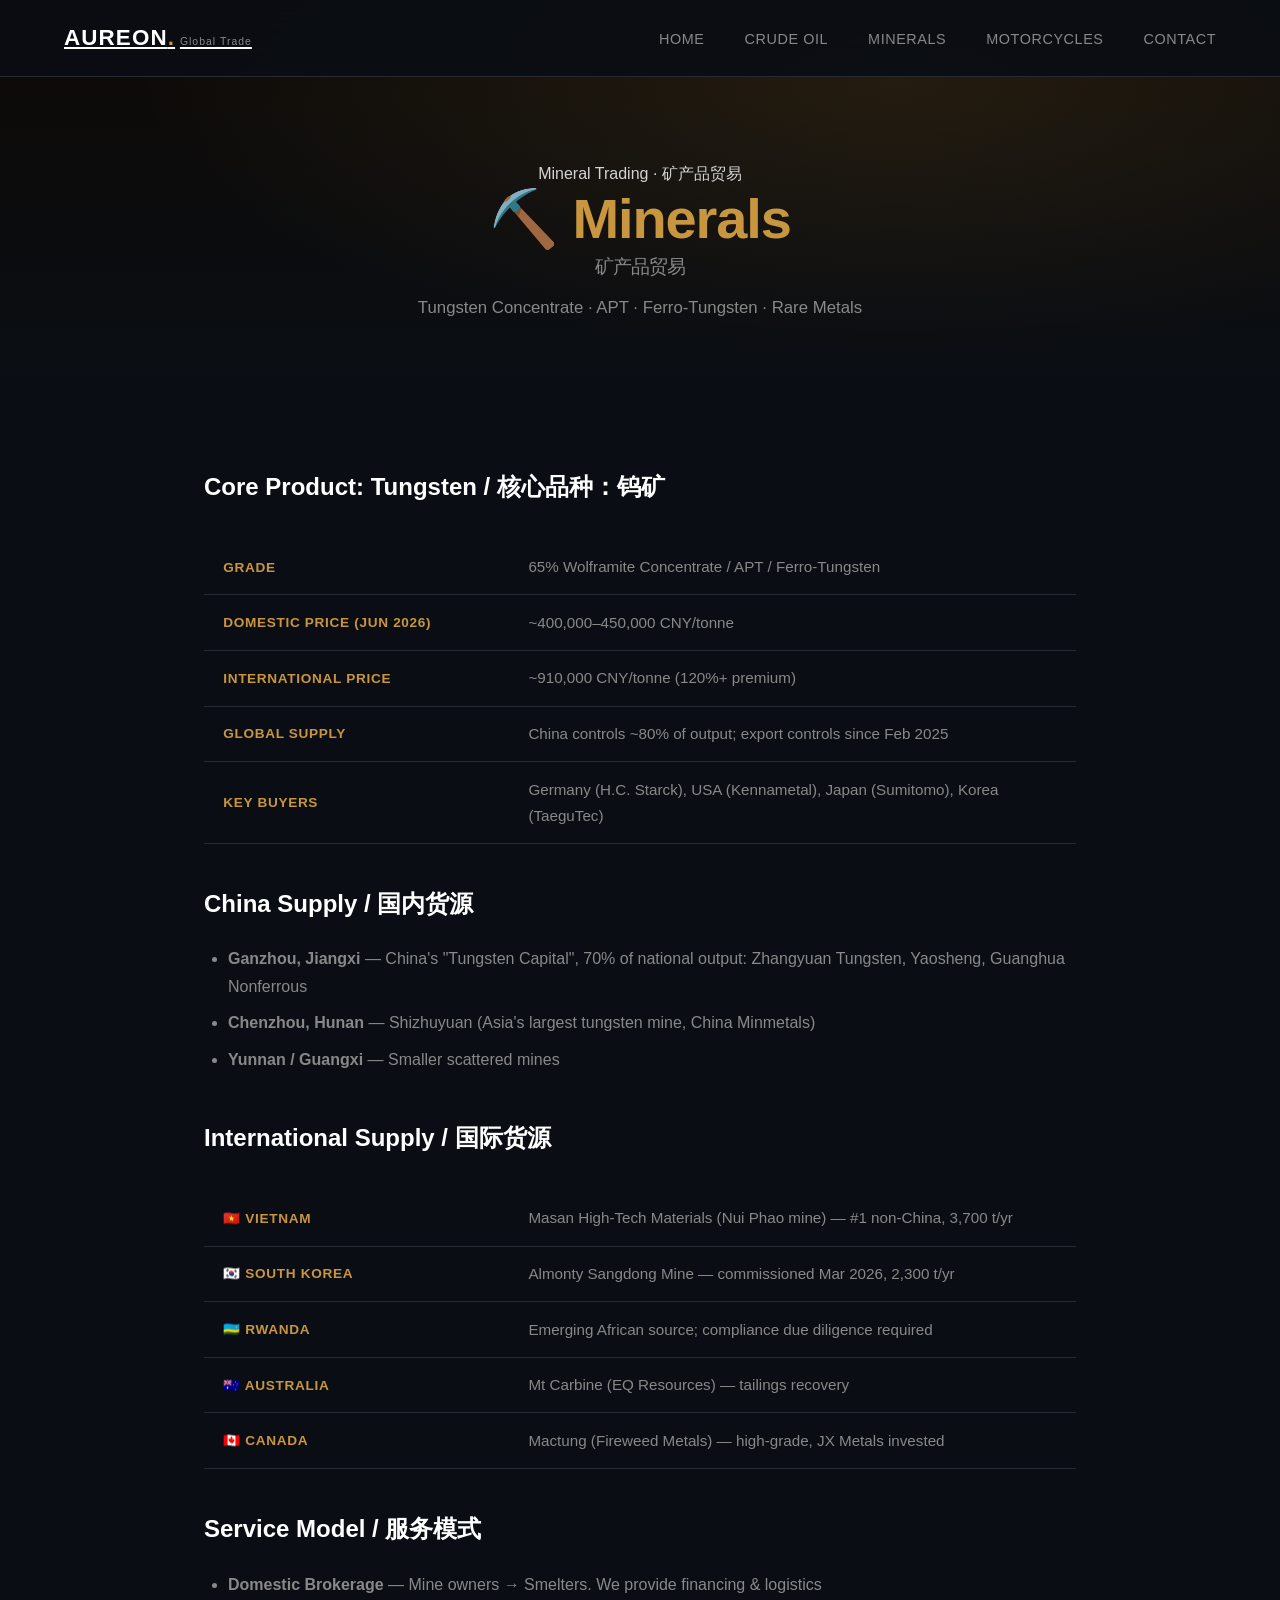
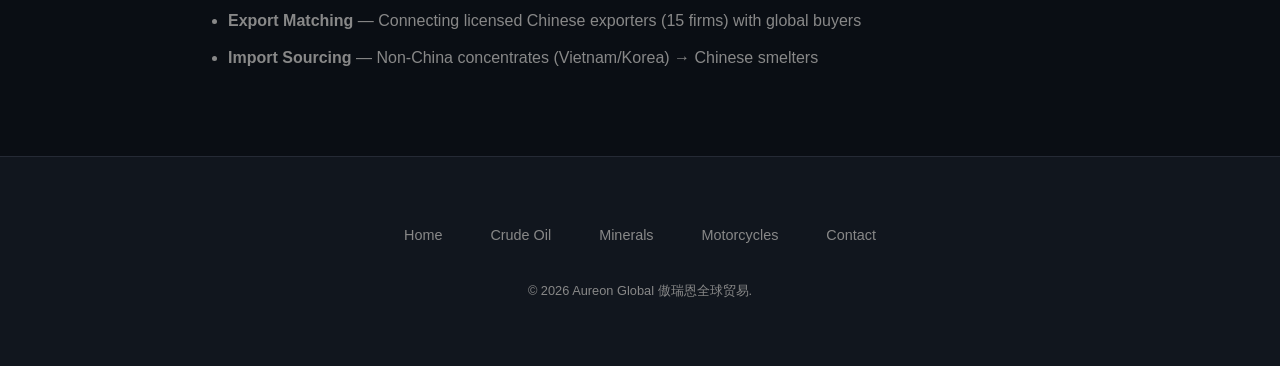
<file: minerals.html>
<!DOCTYPE html>
<html lang="zh-CN">
<head>
<meta charset="UTF-8">
<meta name="viewport" content="width=device-width, initial-scale=1.0">
<meta name="description" content="Aureon Global — Mineral Trading: Tungsten Concentrate, APT, Ferro-Tungsten, Rare Metals">
<title>Minerals 矿产品贸易 | Aureon Global</title>
<link rel="stylesheet" href="css/style.css">
</head>
<body>
<nav class="navbar">
  <a href="index.html" class="logo">AUREON<span>.</span><small>Global Trade</small></a>
  <button class="mobile-toggle" onclick="toggleMenu()">☰</button>
  <ul class="nav-links" id="navLinks">
    <li><a href="index.html">Home</a></li>
    <li><a href="oil.html">Crude Oil</a></li>
    <li><a href="minerals.html" class="active">Minerals</a></li>
    <li><a href="motorcycles.html">Motorcycles</a></li>
    <li><a href="index.html#contact">Contact</a></li>
  </ul>
</nav>

<section class="page-banner minerals-hero">
  <span class="tag">Mineral Trading · 矿产品贸易</span>
  <h1>⛏️ <span class="gold">Minerals</span><br><small>矿产品贸易</small></h1>
  <p>Tungsten Concentrate · APT · Ferro-Tungsten · Rare Metals</p>
</section>

<div class="detail-content">
  <h3>Core Product: Tungsten / 核心品种：钨矿</h3>
  <table class="spec-table">
    <tr><th>Grade</th><td>65% Wolframite Concentrate / APT / Ferro-Tungsten</td></tr>
    <tr><th>Domestic Price (Jun 2026)</th><td>~400,000–450,000 CNY/tonne</td></tr>
    <tr><th>International Price</th><td>~910,000 CNY/tonne (120%+ premium)</td></tr>
    <tr><th>Global Supply</th><td>China controls ~80% of output; export controls since Feb 2025</td></tr>
    <tr><th>Key Buyers</th><td>Germany (H.C. Starck), USA (Kennametal), Japan (Sumitomo), Korea (TaeguTec)</td></tr>
  </table>

  <h3>China Supply / 国内货源</h3>
  <ul>
    <li><strong>Ganzhou, Jiangxi</strong> — China's "Tungsten Capital", 70% of national output: Zhangyuan Tungsten, Yaosheng, Guanghua Nonferrous</li>
    <li><strong>Chenzhou, Hunan</strong> — Shizhuyuan (Asia's largest tungsten mine, China Minmetals)</li>
    <li><strong>Yunnan / Guangxi</strong> — Smaller scattered mines</li>
  </ul>

  <h3>International Supply / 国际货源</h3>
  <table class="spec-table">
    <tr><th>🇻🇳 Vietnam</th><td>Masan High-Tech Materials (Nui Phao mine) — #1 non-China, 3,700 t/yr</td></tr>
    <tr><th>🇰🇷 South Korea</th><td>Almonty Sangdong Mine — commissioned Mar 2026, 2,300 t/yr</td></tr>
    <tr><th>🇷🇼 Rwanda</th><td>Emerging African source; compliance due diligence required</td></tr>
    <tr><th>🇦🇺 Australia</th><td>Mt Carbine (EQ Resources) — tailings recovery</td></tr>
    <tr><th>🇨🇦 Canada</th><td>Mactung (Fireweed Metals) — high-grade, JX Metals invested</td></tr>
  </table>

  <h3>Service Model / 服务模式</h3>
  <ul>
    <li><strong>Domestic Brokerage</strong> — Mine owners → Smelters. We provide financing &amp; logistics</li>
    <li><strong>Export Matching</strong> — Connecting licensed Chinese exporters (15 firms) with global buyers</li>
    <li><strong>Import Sourcing</strong> — Non-China concentrates (Vietnam/Korea) → Chinese smelters</li>
  </ul>
</div>

<footer class="footer">
  <ul class="footer-links">
    <li><a href="index.html">Home</a></li>
    <li><a href="oil.html">Crude Oil</a></li>
    <li><a href="minerals.html">Minerals</a></li>
    <li><a href="motorcycles.html">Motorcycles</a></li>
    <li><a href="index.html#contact">Contact</a></li>
  </ul>
  <p class="copyright">&copy; 2026 Aureon Global 傲瑞恩全球贸易.</p>
</footer>
<script src="js/main.js"></script>
</body>
</html>
</file>
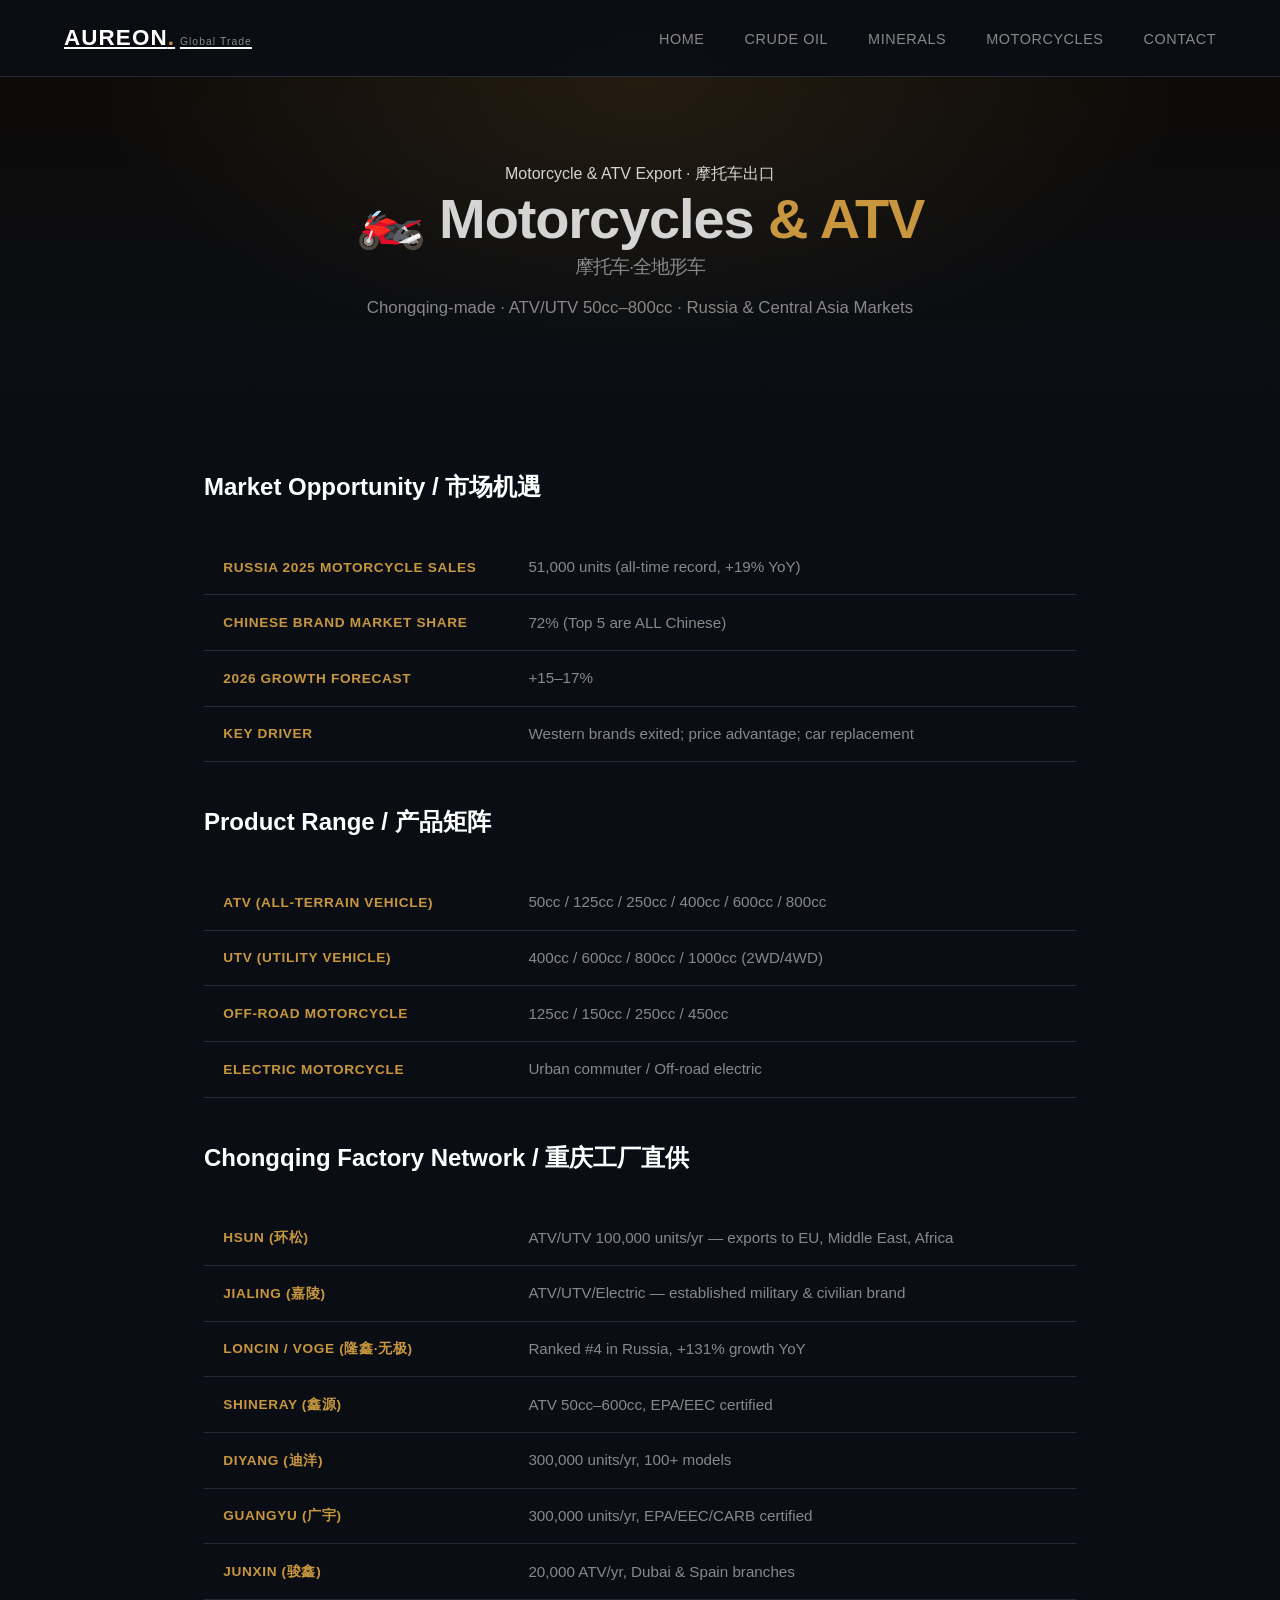
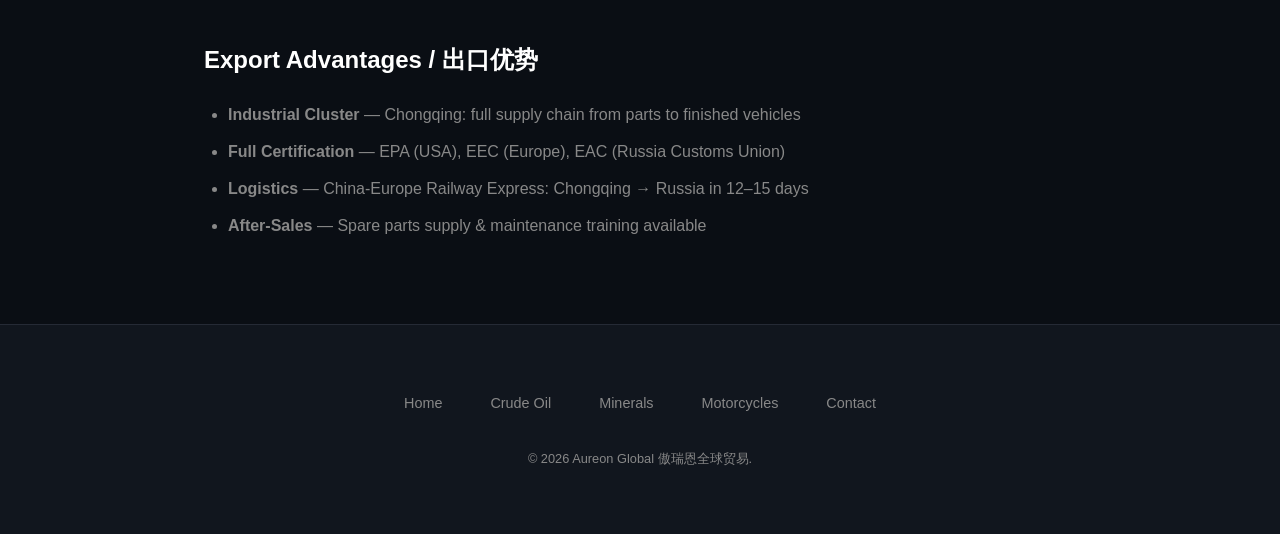
<file: motorcycles.html>
<!DOCTYPE html>
<html lang="zh-CN">
<head>
<meta charset="UTF-8">
<meta name="viewport" content="width=device-width, initial-scale=1.0">
<meta name="description" content="Aureon Global — Motorcycle & ATV Export: Chongqing-made ATV/UTV 50cc-800cc for Russia & Central Asia">
<title>Motorcycles & ATV 摩托车 | Aureon Global</title>
<link rel="stylesheet" href="css/style.css">
</head>
<body>
<nav class="navbar">
  <a href="index.html" class="logo">AUREON<span>.</span><small>Global Trade</small></a>
  <button class="mobile-toggle" onclick="toggleMenu()">☰</button>
  <ul class="nav-links" id="navLinks">
    <li><a href="index.html">Home</a></li>
    <li><a href="oil.html">Crude Oil</a></li>
    <li><a href="minerals.html">Minerals</a></li>
    <li><a href="motorcycles.html" class="active">Motorcycles</a></li>
    <li><a href="index.html#contact">Contact</a></li>
  </ul>
</nav>

<section class="page-banner moto-hero">
  <span class="tag">Motorcycle &amp; ATV Export · 摩托车出口</span>
  <h1>🏍️ Motorcycles <span class="gold">&amp; ATV</span><br><small>摩托车·全地形车</small></h1>
  <p>Chongqing-made · ATV/UTV 50cc–800cc · Russia &amp; Central Asia Markets</p>
</section>

<div class="detail-content">
  <h3>Market Opportunity / 市场机遇</h3>
  <table class="spec-table">
    <tr><th>Russia 2025 Motorcycle Sales</th><td>51,000 units (all-time record, +19% YoY)</td></tr>
    <tr><th>Chinese Brand Market Share</th><td>72% (Top 5 are ALL Chinese)</td></tr>
    <tr><th>2026 Growth Forecast</th><td>+15–17%</td></tr>
    <tr><th>Key Driver</th><td>Western brands exited; price advantage; car replacement</td></tr>
  </table>

  <h3>Product Range / 产品矩阵</h3>
  <table class="spec-table">
    <tr><th>ATV (All-Terrain Vehicle)</th><td>50cc / 125cc / 250cc / 400cc / 600cc / 800cc</td></tr>
    <tr><th>UTV (Utility Vehicle)</th><td>400cc / 600cc / 800cc / 1000cc (2WD/4WD)</td></tr>
    <tr><th>Off-Road Motorcycle</th><td>125cc / 150cc / 250cc / 450cc</td></tr>
    <tr><th>Electric Motorcycle</th><td>Urban commuter / Off-road electric</td></tr>
  </table>

  <h3>Chongqing Factory Network / 重庆工厂直供</h3>
  <table class="spec-table">
    <tr><th>HSUN (环松)</th><td>ATV/UTV 100,000 units/yr — exports to EU, Middle East, Africa</td></tr>
    <tr><th>Jialing (嘉陵)</th><td>ATV/UTV/Electric — established military &amp; civilian brand</td></tr>
    <tr><th>Loncin / Voge (隆鑫·无极)</th><td>Ranked #4 in Russia, +131% growth YoY</td></tr>
    <tr><th>Shineray (鑫源)</th><td>ATV 50cc–600cc, EPA/EEC certified</td></tr>
    <tr><th>Diyang (迪洋)</th><td>300,000 units/yr, 100+ models</td></tr>
    <tr><th>Guangyu (广宇)</th><td>300,000 units/yr, EPA/EEC/CARB certified</td></tr>
    <tr><th>Junxin (骏鑫)</th><td>20,000 ATV/yr, Dubai &amp; Spain branches</td></tr>
  </table>

  <h3>Export Advantages / 出口优势</h3>
  <ul>
    <li><strong>Industrial Cluster</strong> — Chongqing: full supply chain from parts to finished vehicles</li>
    <li><strong>Full Certification</strong> — EPA (USA), EEC (Europe), EAC (Russia Customs Union)</li>
    <li><strong>Logistics</strong> — China-Europe Railway Express: Chongqing → Russia in 12–15 days</li>
    <li><strong>After-Sales</strong> — Spare parts supply &amp; maintenance training available</li>
  </ul>
</div>

<footer class="footer">
  <ul class="footer-links">
    <li><a href="index.html">Home</a></li>
    <li><a href="oil.html">Crude Oil</a></li>
    <li><a href="minerals.html">Minerals</a></li>
    <li><a href="motorcycles.html">Motorcycles</a></li>
    <li><a href="index.html#contact">Contact</a></li>
  </ul>
  <p class="copyright">&copy; 2026 Aureon Global 傲瑞恩全球贸易.</p>
</footer>
<script src="js/main.js"></script>
</body>
</html>
</file>
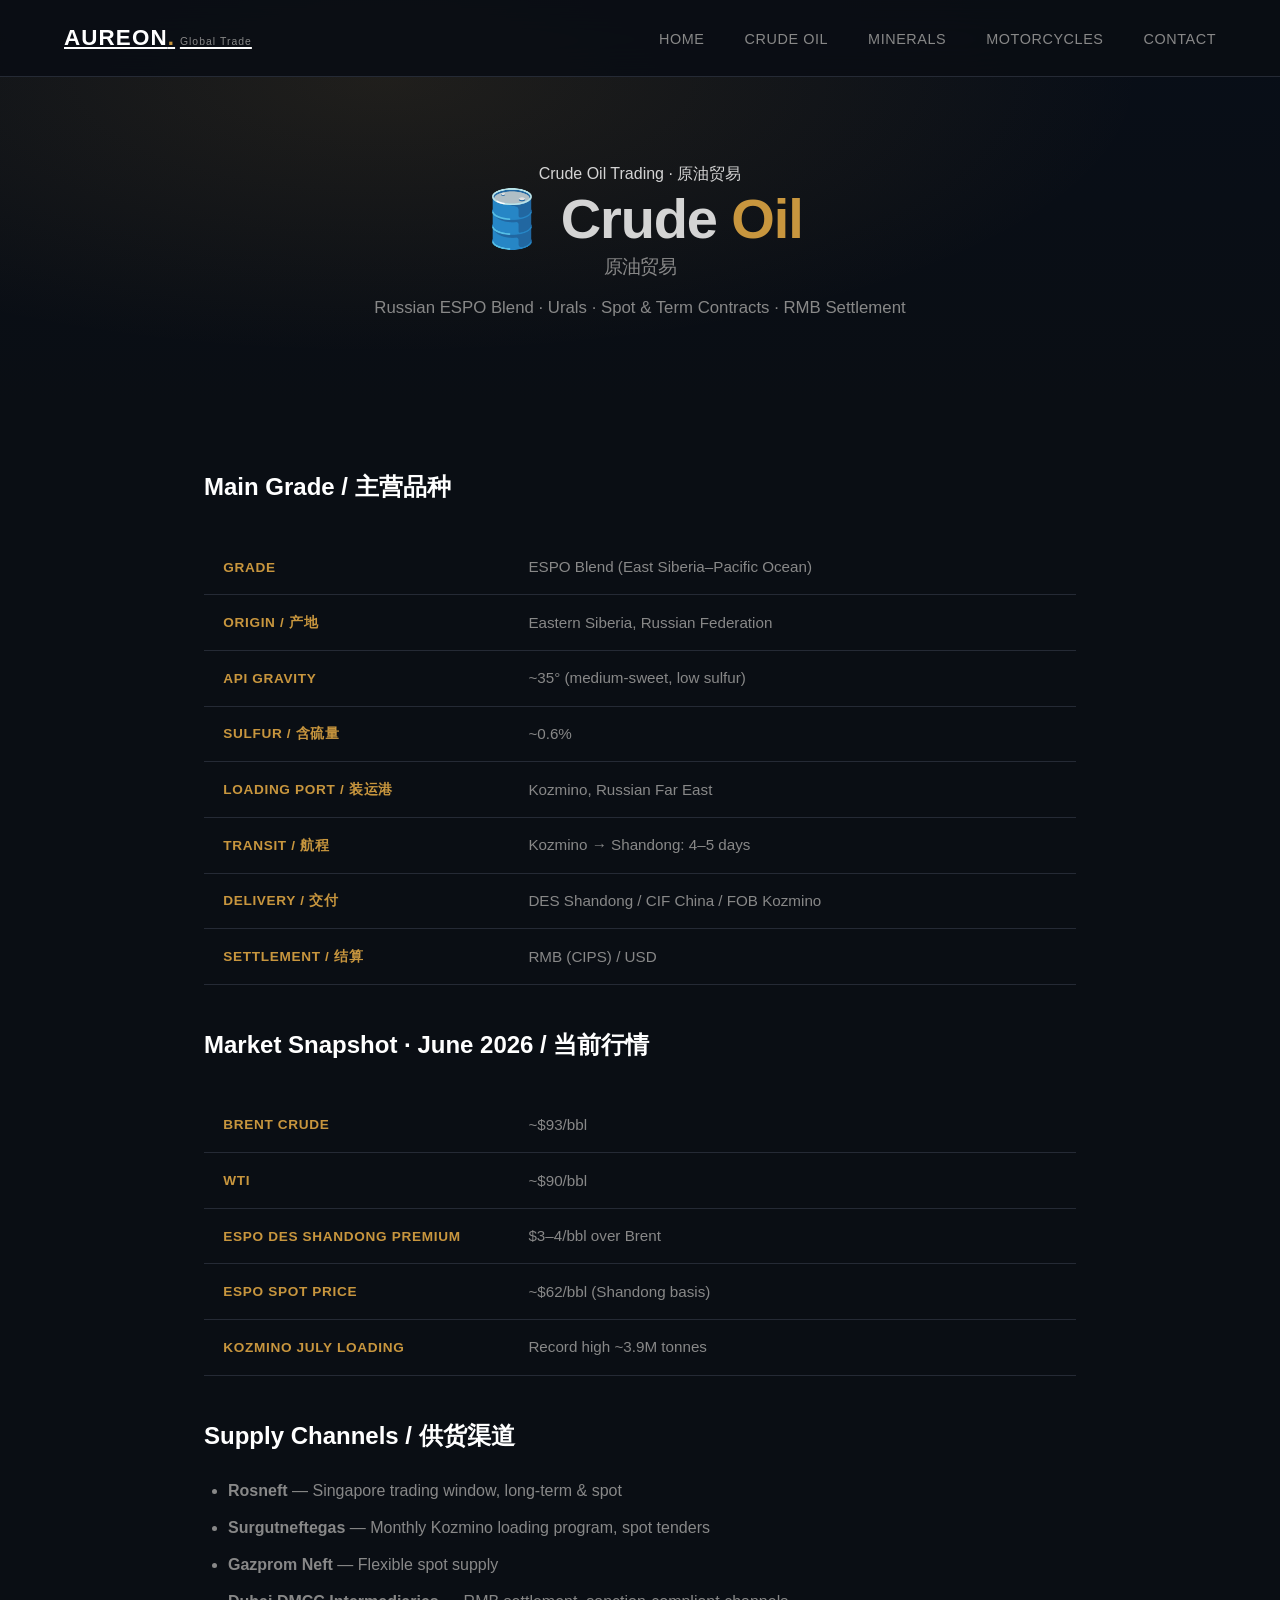
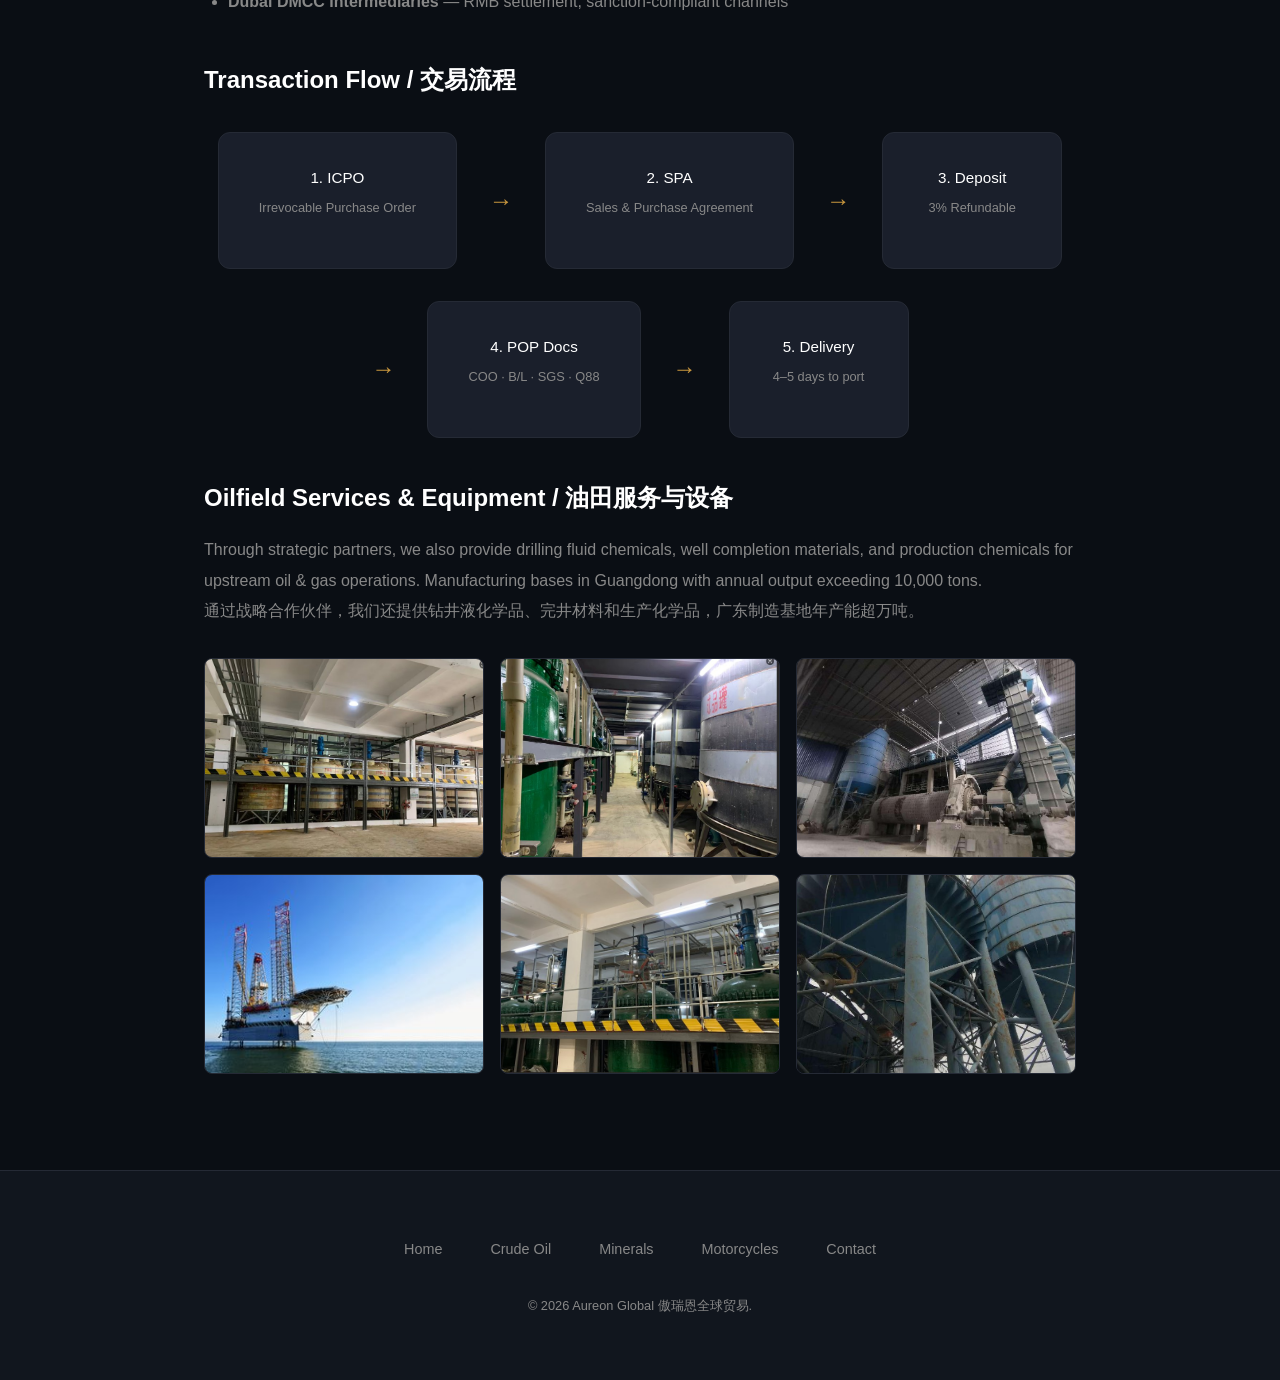
<file: oil.html>
<!DOCTYPE html>
<html lang="zh-CN">
<head>
<meta charset="UTF-8">
<meta name="viewport" content="width=device-width, initial-scale=1.0">
<meta name="description" content="Aureon Global — Crude Oil Trading: Russian ESPO Blend, Urals, spot & term contracts">
<title>Crude Oil 原油贸易 | Aureon Global</title>
<link rel="stylesheet" href="css/style.css">
</head>
<body>
<nav class="navbar">
  <a href="index.html" class="logo">AUREON<span>.</span><small>Global Trade</small></a>
  <button class="mobile-toggle" onclick="toggleMenu()">☰</button>
  <ul class="nav-links" id="navLinks">
    <li><a href="index.html">Home</a></li>
    <li><a href="oil.html" class="active">Crude Oil</a></li>
    <li><a href="minerals.html">Minerals</a></li>
    <li><a href="motorcycles.html">Motorcycles</a></li>
    <li><a href="index.html#contact">Contact</a></li>
  </ul>
</nav>

<section class="page-banner oil-hero">
  <span class="tag">Crude Oil Trading · 原油贸易</span>
  <h1>🛢️ Crude <span class="gold">Oil</span><br><small>原油贸易</small></h1>
  <p>Russian ESPO Blend · Urals · Spot &amp; Term Contracts · RMB Settlement</p>
</section>

<div class="detail-content">
  <h3>Main Grade / 主营品种</h3>
  <table class="spec-table">
    <tr><th>Grade</th><td>ESPO Blend (East Siberia–Pacific Ocean)</td></tr>
    <tr><th>Origin / 产地</th><td>Eastern Siberia, Russian Federation</td></tr>
    <tr><th>API Gravity</th><td>~35° (medium-sweet, low sulfur)</td></tr>
    <tr><th>Sulfur / 含硫量</th><td>~0.6%</td></tr>
    <tr><th>Loading Port / 装运港</th><td>Kozmino, Russian Far East</td></tr>
    <tr><th>Transit / 航程</th><td>Kozmino → Shandong: 4–5 days</td></tr>
    <tr><th>Delivery / 交付</th><td>DES Shandong / CIF China / FOB Kozmino</td></tr>
    <tr><th>Settlement / 结算</th><td>RMB (CIPS) / USD</td></tr>
  </table>

  <h3>Market Snapshot · June 2026 / 当前行情</h3>
  <table class="spec-table">
    <tr><th>Brent Crude</th><td>~$93/bbl</td></tr>
    <tr><th>WTI</th><td>~$90/bbl</td></tr>
    <tr><th>ESPO DES Shandong Premium</th><td>$3–4/bbl over Brent</td></tr>
    <tr><th>ESPO Spot Price</th><td>~$62/bbl (Shandong basis)</td></tr>
    <tr><th>Kozmino July Loading</th><td>Record high ~3.9M tonnes</td></tr>
  </table>

  <h3>Supply Channels / 供货渠道</h3>
  <ul>
    <li><strong>Rosneft</strong> — Singapore trading window, long-term &amp; spot</li>
    <li><strong>Surgutneftegas</strong> — Monthly Kozmino loading program, spot tenders</li>
    <li><strong>Gazprom Neft</strong> — Flexible spot supply</li>
    <li><strong>Dubai DMCC Intermediaries</strong> — RMB settlement, sanction-compliant channels</li>
  </ul>

  <h3>Transaction Flow / 交易流程</h3>
  <div class="trade-flow" style="margin:2rem 0;">
    <div class="flow-node"><h4>1. ICPO</h4><p>Irrevocable Purchase Order</p></div>
    <div class="flow-arrow">→</div>
    <div class="flow-node"><h4>2. SPA</h4><p>Sales &amp; Purchase Agreement</p></div>
    <div class="flow-arrow">→</div>
    <div class="flow-node"><h4>3. Deposit</h4><p>3% Refundable</p></div>
    <div class="flow-arrow">→</div>
    <div class="flow-node"><h4>4. POP Docs</h4><p>COO · B/L · SGS · Q88</p></div>
    <div class="flow-arrow">→</div>
    <div class="flow-node"><h4>5. Delivery</h4><p>4–5 days to port</p></div>
  </div>

  <h3>Oilfield Services &amp; Equipment / 油田服务与设备</h3>
  <p style="color:var(--text-dim);margin-bottom:1.5rem;">
    Through strategic partners, we also provide drilling fluid chemicals, well completion materials,
    and production chemicals for upstream oil &amp; gas operations. Manufacturing bases in Guangdong
    with annual output exceeding 10,000 tons.
    <br>
    通过战略合作伙伴，我们还提供钻井液化学品、完井材料和生产化学品，广东制造基地年产能超万吨。
  </p>
  <div class="gallery">
    <img src="img/oilfield_02.jpg" alt="Production Reactors" loading="lazy">
    <img src="img/oilfield_03.jpg" alt="Storage Facilities" loading="lazy">
    <img src="img/oilfield_04.jpg" alt="Ball Mill Equipment" loading="lazy">
    <img src="img/oilfield_08.jpg" alt="Field Operations" loading="lazy">
    <img src="img/oilfield_01.jpg" alt="Manufacturing Base" loading="lazy">
    <img src="img/oilfield_05.jpg" alt="Quality Lab" loading="lazy">
  </div>
</div>

<footer class="footer">
  <ul class="footer-links">
    <li><a href="index.html">Home</a></li>
    <li><a href="oil.html">Crude Oil</a></li>
    <li><a href="minerals.html">Minerals</a></li>
    <li><a href="motorcycles.html">Motorcycles</a></li>
    <li><a href="index.html#contact">Contact</a></li>
  </ul>
  <p class="copyright">&copy; 2026 Aureon Global 傲瑞恩全球贸易.</p>
</footer>
<script src="js/main.js"></script>
</body>
</html>
</file>
<file: css/style.css>
/* ===== 秀威供应链 · 全球贸易 ===== */
:root {
  --bg: #0a0e14;
  --bg2: #11161e;
  --bg3: #1a1f2b;
  --gold: #c8963e;
  --gold-light: #e0b860;
  --text: #d4d4d4;
  --text-bright: #f0f0f0;
  --text-dim: #888;
  --border: #252a35;
  --accent: #1b6b2e;
  --danger: #cc4444;
  --white: #ffffff;
}

* { margin:0; padding:0; box-sizing:border-box; }

html { scroll-behavior:smooth; font-size:16px; }

body {
  font-family: 'Segoe UI','PingFang SC','Microsoft YaHei','Helvetica Neue',sans-serif;
  background: var(--bg);
  color: var(--text);
  line-height:1.7;
  overflow-x:hidden;
}

/* ===== TYPOGRAPHY ===== */
h1 { font-size:3.5rem; font-weight:700; letter-spacing:-0.02em; line-height:1.15; }
h2 { font-size:2.5rem; font-weight:600; letter-spacing:-0.01em; }
h3 { font-size:1.5rem; font-weight:600; }
h4 { font-size:1.2rem; font-weight:500; }

.gold { color:var(--gold); }
.gold-light { color:var(--gold-light); }

/* ===== NAVBAR ===== */
.navbar {
  position:fixed; top:0; left:0; right:0; z-index:1000;
  padding:1.2rem 4rem;
  display:flex; justify-content:space-between; align-items:center;
  background:rgba(10,14,20,0.92);
  backdrop-filter:blur(20px);
  border-bottom:1px solid var(--border);
  transition:all 0.3s;
}

.navbar .logo {
  font-size:1.4rem; font-weight:700;
  color:var(--white);
  letter-spacing:0.05em;
}

.navbar .logo span { color:var(--gold); }

.nav-links { display:flex; gap:2.5rem; list-style:none; }
.nav-links a {
  color:var(--text-dim); text-decoration:none;
  font-size:0.9rem; font-weight:500; letter-spacing:0.04em;
  text-transform:uppercase; transition:color 0.3s;
}
.nav-links a:hover, .nav-links a.active { color:var(--gold); }

.nav-lang { display:flex; gap:0.8rem; }
.nav-lang button {
  background:none; border:1px solid var(--border); color:var(--text-dim);
  padding:0.35rem 0.8rem; border-radius:4px; cursor:pointer;
  font-size:0.8rem; transition:all 0.3s;
}
.nav-lang button:hover, .nav-lang button.active {
  border-color:var(--gold); color:var(--gold);
}

/* ===== HERO ===== */
.hero {
  min-height:100vh; display:flex; align-items:center; justify-content:center;
  text-align:center; padding:6rem 2rem 4rem;
  background:radial-gradient(ellipse at 50% 0%, rgba(200,150,62,0.06) 0%, transparent 70%),
             radial-gradient(ellipse at 80% 80%, rgba(27,107,46,0.04) 0%, transparent 60%);
  position:relative; overflow:hidden;
}

.hero::before {
  content:''; position:absolute; top:0; left:0; right:0; bottom:0;
  background:
    linear-gradient(90deg, var(--border) 1px, transparent 1px),
    linear-gradient(0deg, var(--border) 1px, transparent 1px);
  background-size:80px 80px;
  opacity:0.15;
  pointer-events:none;
}

.hero-content { max-width:900px; position:relative; z-index:1; }
.hero h1 { margin-bottom:1.5rem; }
.hero h1 .en { display:block; font-size:1.2rem; color:var(--text-dim); letter-spacing:0.15em; margin-bottom:0.5rem; font-weight:400; }
.hero .subtitle { font-size:1.2rem; color:var(--text-dim); margin-bottom:3rem; max-width:600px; margin-left:auto; margin-right:auto; }
.hero .stats { display:flex; justify-content:center; gap:4rem; margin-top:4rem; }

.stat-item { text-align:center; }
.stat-num { font-size:2.5rem; font-weight:700; color:var(--gold); }
.stat-label { font-size:0.85rem; color:var(--text-dim); text-transform:uppercase; letter-spacing:0.08em; }

.btn {
  display:inline-block; padding:0.9rem 2.5rem; border-radius:6px;
  font-weight:600; font-size:0.95rem; text-decoration:none;
  letter-spacing:0.04em; transition:all 0.3s; cursor:pointer;
  border:2px solid transparent;
}
.btn-primary{ background:var(--gold); color:var(--bg); border-color:var(--gold); }
.btn-primary:hover{ background:var(--gold-light); transform:translateY(-2px); box-shadow:0 8px 30px rgba(200,150,62,0.25); }
.btn-outline{ background:transparent; color:var(--gold); border-color:var(--gold); }
.btn-outline:hover{ background:var(--gold); color:var(--bg); }

/* ===== SECTIONS ===== */
.section { padding:7rem 4rem; }
.section-header { text-align:center; margin-bottom:5rem; }
.section-header .tag {
  display:inline-block; padding:0.35rem 1.2rem;
  border:1px solid var(--gold); border-radius:50px;
  color:var(--gold); font-size:0.8rem; letter-spacing:0.1em;
  margin-bottom:1.5rem; text-transform:uppercase;
}
.section-header h2 { margin-bottom:1rem; }
.section-header p { color:var(--text-dim); max-width:600px; margin:0 auto; }

/* ===== SERVICE CARDS ===== */
.services-grid { display:grid; grid-template-columns:repeat(3, 1fr); gap:2rem; max-width:1200px; margin:0 auto; }

.service-card {
  background:var(--bg2); border:1px solid var(--border); border-radius:12px;
  overflow:hidden; transition:all 0.4s; text-decoration:none; display:block;
}
.service-card:hover {
  border-color:var(--gold); transform:translateY(-6px);
  box-shadow:0 20px 50px rgba(0,0,0,0.4);
}

.service-img {
  height:160px; background-size:cover; background-position:center;
  position:relative;
}
.service-img::after {
  content:''; position:absolute; bottom:0; left:0; right:0; height:60px;
  background:linear-gradient(transparent, var(--bg2));
}
.oil-bg {
  background: linear-gradient(135deg, #0a1628 0%, #132742 50%, #0d2137 100%);
  background-image: url("data:image/svg+xml,%3Csvg xmlns='http://www.w3.org/2000/svg' viewBox='0 0 400 160'%3E%3Cdefs%3E%3ClinearGradient id='g'%3E%3Cstop offset='0%25' stop-color='%23c8963e' stop-opacity='0.15'/%3E%3Cstop offset='100%25' stop-color='%23c8963e' stop-opacity='0.02'/%3E%3C/linearGradient%3E%3C/defs%3E%3Crect width='400' height='160' fill='url(%23g)'/%3E%3Cpath d='M80 120 Q120 40 200 80 Q280 120 340 60' fill='none' stroke='%23c8963e' stroke-width='1.5' opacity='0.25'/%3E%3Ccircle cx='100' cy='90' r='30' fill='none' stroke='%23e0b860' stroke-width='1' opacity='0.2'/%3E%3Ccircle cx='130' cy='70' r='15' fill='none' stroke='%23c8963e' stroke-width='1' opacity='0.15'/%3E%3Ccircle cx='280' cy='50' r='25' fill='none' stroke='%23e0b860' stroke-width='1' opacity='0.2'/%3E%3Ccircle cx='310' cy='35' r='10' fill='none' stroke='%23c8963e' stroke-width='1' opacity='0.15'/%3E%3Crect x='60' y='125' width='280' height='2' rx='1' fill='%23c8963e' opacity='0.15'/%3E%3Crect x='100' y='132' width='200' height='2' rx='1' fill='%23c8963e' opacity='0.1'/%3E%3C/svg%3E");
}
.minerals-bg {
  background: linear-gradient(135deg, #1a1008 0%, #241a0e 50%, #1a1208 100%);
  background-image: url("data:image/svg+xml,%3Csvg xmlns='http://www.w3.org/2000/svg' viewBox='0 0 400 160'%3E%3Cdefs%3E%3ClinearGradient id='g'%3E%3Cstop offset='0%25' stop-color='%23c8963e' stop-opacity='0.12'/%3E%3Cstop offset='100%25' stop-color='%23c8963e' stop-opacity='0.02'/%3E%3C/linearGradient%3E%3C/defs%3E%3Crect width='400' height='160' fill='url(%23g)'/%3E%3Cpolygon points='100,120 130,50 160,55 190,30 220,60 250,45 280,80 300,60 320,100' fill='none' stroke='%23c8963e' stroke-width='1.2' opacity='0.25'/%3E%3Cpolygon points='120,90 145,65 165,70 185,55 210,75' fill='%23e0b860' opacity='0.06'/%3E%3Cpolygon points='250,70 270,50 295,65 280,85' fill='%23c8963e' opacity='0.08'/%3E%3Crect x='80' y='130' width='240' height='1.5' rx='1' fill='%23c8963e' opacity='0.12'/%3E%3C/svg%3E");
}
.moto-bg {
  background: linear-gradient(135deg, #1a1008 0%, #1e160e 50%, #1c1208 100%);
  background-image: url("data:image/svg+xml,%3Csvg xmlns='http://www.w3.org/2000/svg' viewBox='0 0 400 160'%3E%3Cdefs%3E%3ClinearGradient id='g'%3E%3Cstop offset='0%25' stop-color='%23c8963e' stop-opacity='0.1'/%3E%3Cstop offset='100%25' stop-color='%23c8963e' stop-opacity='0.02'/%3E%3C/linearGradient%3E%3C/defs%3E%3Crect width='400' height='160' fill='url(%23g)'/%3E%3Ccircle cx='160' cy='65' r='42' fill='none' stroke='%23c8963e' stroke-width='2' opacity='0.2'/%3E%3Ccircle cx='240' cy='65' r='42' fill='none' stroke='%23c8963e' stroke-width='2' opacity='0.2'/%3E%3Ccircle cx='160' cy='65' r='18' fill='none' stroke='%23e0b860' stroke-width='1.5' opacity='0.15'/%3E%3Ccircle cx='240' cy='65' r='18' fill='none' stroke='%23e0b860' stroke-width='1.5' opacity='0.15'/%3E%3Cpath d='M202 65 L310 40' stroke='%23c8963e' stroke-width='2' opacity='0.18'/%3E%3Cpath d='M202 65 L310 90' stroke='%23c8963e' stroke-width='1.5' opacity='0.12'/%3E%3Cpath d='M0 100 Q80 70 160 85 Q240 100 400 80' fill='none' stroke='%23e0b860' stroke-width='1' opacity='0.1'/%3E%3C/svg%3E");
}
.electro-bg {
  background: linear-gradient(135deg, #0c1a2e 0%, #112240 50%, #0e1c32 100%);
  background-image: url("data:image/svg+xml,%3Csvg xmlns='http://www.w3.org/2000/svg' viewBox='0 0 400 160'%3E%3Cdefs%3E%3ClinearGradient id='g'%3E%3Cstop offset='0%25' stop-color='%23c8963e' stop-opacity='0.1'/%3E%3Cstop offset='100%25' stop-color='%23c8963e' stop-opacity='0.02'/%3E%3C/linearGradient%3E%3C/defs%3E%3Crect width='400' height='160' fill='url(%23g)'/%3E%3Ccircle cx='200' cy='70' r='45' fill='none' stroke='%23c8963e' stroke-width='1.5' opacity='0.2'/%3E%3Ccircle cx='200' cy='70' r='22' fill='none' stroke='%23e0b860' stroke-width='2' opacity='0.2'/%3E%3Ccircle cx='200' cy='70' r='8' fill='%23c8963e' opacity='0.15'/%3E%3Cline x1='200' y1='25' x2='200' y2='45' stroke='%23c8963e' stroke-width='2' opacity='0.2'/%3E%3Cline x1='200' y1='95' x2='200' y2='115' stroke='%23c8963e' stroke-width='2' opacity='0.2'/%3E%3Cline x1='155' y1='70' x2='175' y2='70' stroke='%23c8963e' stroke-width='2' opacity='0.2'/%3E%3Cline x1='225' y1='70' x2='245' y2='70' stroke='%23c8963e' stroke-width='2' opacity='0.2'/%3E%3Cpath d='M80 90 L120 50 L160 70 L200 20 L240 60 L280 40 L320 80' fill='none' stroke='%23e0b860' stroke-width='1' opacity='0.12'/%3E%3C/svg%3E");
}
.metals-bg {
  background: linear-gradient(135deg, #1a1208 0%, #241a0e 50%, #1a1008 100%);
  background-image: url("data:image/svg+xml,%3Csvg xmlns='http://www.w3.org/2000/svg' viewBox='0 0 400 160'%3E%3Cdefs%3E%3ClinearGradient id='g'%3E%3Cstop offset='0%25' stop-color='%23c8963e' stop-opacity='0.12'/%3E%3Cstop offset='100%25' stop-color='%23c8963e' stop-opacity='0.02'/%3E%3C/linearGradient%3E%3C/defs%3E%3Crect width='400' height='160' fill='url(%23g)'/%3E%3Crect x='100' y='45' width='45' height='45' rx='6' fill='%23c8963e' opacity='0.12' transform='rotate(15 122 67)'/%3E%3Crect x='175' y='35' width='55' height='55' rx='6' fill='%23e0b860' opacity='0.08' transform='rotate(-10 202 62)'/%3E%3Crect x='255' y='50' width='40' height='40' rx='6' fill='%23c8963e' opacity='0.1' transform='rotate(20 275 70)'/%3E%3Ccircle cx='140' cy='100' r='3' fill='%23c8963e' opacity='0.2'/%3E%3Ccircle cx='200' cy='110' r='3' fill='%23e0b860' opacity='0.2'/%3E%3Ccircle cx='260' cy='105' r='3' fill='%23c8963e' opacity='0.2'/%3E%3Ccircle cx='300' cy='95' r='3' fill='%23e0b860' opacity='0.15'/%3E%3Crect x='80' y='130' width='240' height='1.5' rx='1' fill='%23c8963e' opacity='0.1'/%3E%3C/svg%3E");
}
.coal-bg {
  background: linear-gradient(135deg, #0e0e0e 0%, #181818 50%, #101010 100%);
  background-image: url("data:image/svg+xml,%3Csvg xmlns='http://www.w3.org/2000/svg' viewBox='0 0 400 160'%3E%3Cdefs%3E%3ClinearGradient id='g'%3E%3Cstop offset='0%25' stop-color='%23c8963e' stop-opacity='0.08'/%3E%3Cstop offset='100%25' stop-color='%23c8963e' stop-opacity='0.02'/%3E%3C/linearGradient%3E%3C/defs%3E%3Crect width='400' height='160' fill='url(%23g)'/%3E%3Cpolygon points='60,110 100,50 120,55 150,35 180,60 210,40 240,65 270,45 300,80 340,60 370,90 350,110' fill='%23c8963e' opacity='0.08'/%3E%3Cpolygon points='80,90 110,60 130,65 160,50 185,70 215,55 245,75 275,60 310,85' fill='none' stroke='%23c8963e' stroke-width='1' opacity='0.15'/%3E%3Crect x='70' y='120' width='260' height='2' rx='1' fill='%23e0b860' opacity='0.1'/%3E%3Crect x='100' y='128' width='200' height='1.5' rx='1' fill='%23c8963e' opacity='0.08'/%3E%3C/svg%3E");
}

.service-body { padding:2rem; }
.service-body h3 { margin-bottom:0.8rem; color:var(--white); font-size:1.3rem; }
.service-body h3 small { display:block; font-size:0.8rem; color:var(--text-dim); font-weight:400; margin-top:0.2rem; }
.service-body p { color:var(--text-dim); font-size:0.9rem; margin-bottom:1.2rem; }
.service-card .features { list-style:none; }
.service-card .features li {
  padding:0.4rem 0; color:var(--text-dim); font-size:0.85rem;
  border-bottom:1px solid rgba(255,255,255,0.04);
}
.service-card .features li:last-child { border-bottom:none; }
.service-card .features li::before { content:'▸ '; color:var(--gold); }

/* ===== ABOUT GRID ===== */
.about-grid {
  display:grid; grid-template-columns:repeat(3, 1fr); gap:2.5rem;
  margin-top:3rem; max-width:800px; margin-left:auto; margin-right:auto;
}
.about-item { text-align:center; }
.about-icon { font-size:2.2rem; margin-bottom:0.8rem; }
.about-item h4 { color:var(--white); font-size:1rem; margin-bottom:0.5rem; }
.about-item p { color:var(--text-dim); font-size:0.85rem; line-height:1.5; }

/* ===== HERO CTA ===== */
.hero-cta { display:flex; gap:1rem; justify-content:center; flex-wrap:wrap; margin-bottom:3rem; }

/* ===== TRADE FLOW ===== */
.trade-flow {
  max-width:1000px; margin:0 auto;
  display:flex; align-items:center; justify-content:center; gap:2rem; flex-wrap:wrap;
}
.flow-node {
  background:var(--bg3); border:1px solid var(--border); border-radius:12px;
  padding:2rem 2.5rem; text-align:center; min-width:180px;
}
.flow-node .node-icon { font-size:2rem; margin-bottom:0.8rem; }
.flow-node h4 { font-size:0.95rem; color:var(--white); }
.flow-node p { font-size:0.8rem; color:var(--text-dim); margin-top:0.3rem; }
.flow-arrow { font-size:1.5rem; color:var(--gold); }

/* ===== CONTACT ===== */
.contact-grid {
  display:grid; grid-template-columns:1fr 1fr; gap:3rem; max-width:1000px; margin:0 auto;
}
.contact-info h3 { color:var(--white); margin-bottom:1.5rem; }
.contact-info .info-item {
  display:flex; align-items:center; gap:1rem; margin-bottom:1.2rem;
  color:var(--text-dim);
}
.contact-info .info-item .icon { font-size:1.3rem; }
.contact-form {
  background:var(--bg2); border:1px solid var(--border); border-radius:12px; padding:2.5rem;
}
.form-group { margin-bottom:1.2rem; }
.form-group label { display:block; color:var(--text-dim); font-size:0.85rem; margin-bottom:0.4rem; }
.form-group input, .form-group textarea, .form-group select {
  width:100%; padding:0.8rem 1rem; background:var(--bg3); border:1px solid var(--border);
  border-radius:6px; color:var(--text); font-size:0.95rem; font-family:inherit;
  transition:border-color 0.3s;
}
.form-group input:focus, .form-group textarea:focus, .form-group select:focus {
  outline:none; border-color:var(--gold);
}

/* ===== QR CARDS ===== */
.qr-grid {
  display: flex;
  gap: 1.5rem;
  margin-top: 1rem;
  flex-wrap: wrap;
}

.qr-card {
  text-align: center;
  transition: transform 0.3s;
}

.qr-card:hover {
  transform: translateY(-4px);
}

.qr-frame {
  width: 160px;
  height: 160px;
  padding: 10px;
  background: var(--white);
  border: 1px solid var(--border);
  border-radius: 16px;
  display: flex;
  align-items: center;
  justify-content: center;
  margin: 0 auto;
  box-shadow: 0 4px 20px rgba(0,0,0,0.3);
  transition: border-color 0.3s, box-shadow 0.3s;
}

.qr-card:hover .qr-frame {
  border-color: var(--gold);
  box-shadow: 0 6px 30px rgba(200,150,62,0.2);
}

.qr-frame img {
  width: 140px;
  height: 140px;
  border-radius: 8px;
  object-fit: contain;
}

.qr-card p {
  margin-top: 0.6rem;
  font-size: 0.75rem;
  color: var(--text-dim);
  letter-spacing: 0.04em;
  text-transform: uppercase;
  font-weight: 500;
  transition: color 0.3s;
}

.qr-card:hover p {
  color: var(--gold);
}

/* ===== IMAGE GALLERY ===== */
.gallery {
  display: grid;
  grid-template-columns: repeat(3, 1fr);
  gap: 1rem;
  margin: 2rem 0;
}
.gallery img {
  width: 100%;
  height: 200px;
  object-fit: cover;
  border-radius: 8px;
  border: 1px solid var(--border);
  transition: transform 0.3s, border-color 0.3s;
}
.gallery img:hover {
  transform: scale(1.03);
  border-color: var(--gold);
}
@media (max-width:768px) {
  .gallery { grid-template-columns: repeat(2, 1fr); }
}

/* ===== FOOTER ===== */
.footer {
  background:var(--bg2); border-top:1px solid var(--border);
  padding:4rem; text-align:center;
}
.footer .footer-links { display:flex; justify-content:center; gap:3rem; margin-bottom:2rem; list-style:none; flex-wrap:wrap; }
.footer .footer-links a { color:var(--text-dim); text-decoration:none; font-size:0.9rem; transition:color 0.3s; }
.footer .footer-links a:hover { color:var(--gold); }
.footer .copyright { color:var(--text-dim); font-size:0.8rem; }

/* ===== PAGE BANNER ===== */
.page-banner {
  padding:10rem 4rem 5rem; text-align:center;
  background:radial-gradient(ellipse at 50% 0%, rgba(200,150,62,0.05) 0%, transparent 70%);
}
.page-banner h1 { margin-bottom:1rem; }
.page-banner h1 small { display:block; font-size:1.3rem; color:var(--text-dim); font-weight:400; margin-top:0.3rem; }
.page-banner p { color:var(--text-dim); max-width:650px; margin:0 auto; font-size:1.05rem; }
.oil-hero { background:radial-gradient(ellipse at 30% 20%, rgba(200,150,62,0.12) 0%, transparent 60%), linear-gradient(180deg, #080e18 0%, var(--bg) 100%); }
.minerals-hero { background:radial-gradient(ellipse at 70% 20%, rgba(200,150,62,0.12) 0%, transparent 60%), linear-gradient(180deg, #0e0a06 0%, var(--bg) 100%); }
.moto-hero { background:radial-gradient(ellipse at 50% 20%, rgba(200,150,62,0.12) 0%, transparent 60%), linear-gradient(180deg, #0e0a06 0%, var(--bg) 100%); }

.page-banner h1 small { display:block; font-size:1.2rem; color:var(--text-dim); font-weight:400; margin-top:0.3rem; }
.navbar .logo small { font-size:0.65rem; color:var(--text-dim); font-weight:400; letter-spacing:0.1em; margin-left:0.3rem; }

/* ===== DETAIL PAGE CONTENT ===== */
.detail-content { max-width:1000px; margin:0 auto; padding:4rem; }
.detail-content h3 { color:var(--white); margin:2.5rem 0 1rem; }
.detail-content h3:first-child { margin-top:0; }
.detail-content p { color:var(--text-dim); margin-bottom:1rem; line-height:1.9; }
.detail-content ul { margin:1rem 0; padding-left:1.5rem; }
.detail-content ul li { color:var(--text-dim); padding:0.3rem 0; }

.spec-table {
  width:100%; border-collapse:collapse; margin:2rem 0;
}
.spec-table th, .spec-table td {
  padding:0.9rem 1.2rem; text-align:left; border-bottom:1px solid var(--border);
}
.spec-table th { color:var(--gold); font-weight:600; font-size:0.85rem; text-transform:uppercase; letter-spacing:0.05em; width:35%; }
.spec-table td { color:var(--text-dim); font-size:0.95rem; }

/* ===== ANIMATIONS ===== */
.fade-in { opacity:0; transform:translateY(30px); transition:all 0.8s ease-out; }
.fade-in.visible { opacity:1; transform:translateY(0); }

/* ===== MOBILE MENU ===== */
.mobile-toggle { display:none; background:none; border:none; color:var(--text); font-size:1.5rem; cursor:pointer; }

/* ===== RESPONSIVE ===== */
@media (max-width:1024px) {
  .services-grid { grid-template-columns:1fr 1fr; }
  .contact-grid { grid-template-columns:1fr; }
  h1 { font-size:2.5rem; }
  h2 { font-size:2rem; }
  .hero .stats { gap:2rem; }
}

@media (max-width:768px) {
  .navbar { padding:1rem 1.5rem; }
  .nav-links { display:none; }
  .nav-links.open {
    display:flex; flex-direction:column; position:absolute;
    top:100%; left:0; right:0; background:var(--bg2);
    padding:1.5rem; gap:1rem; border-bottom:1px solid var(--border);
  }
  .mobile-toggle { display:block; }
  .section { padding:4rem 1.5rem; }
  .services-grid { grid-template-columns:1fr; }
  .hero .stats { flex-direction:column; gap:1.5rem; }
  .stat-num { font-size:2rem; }
  .trade-flow { flex-direction:column; }
  .flow-arrow { transform:rotate(90deg); }
  .detail-content { padding:2rem 1.5rem; }
}
</file>
